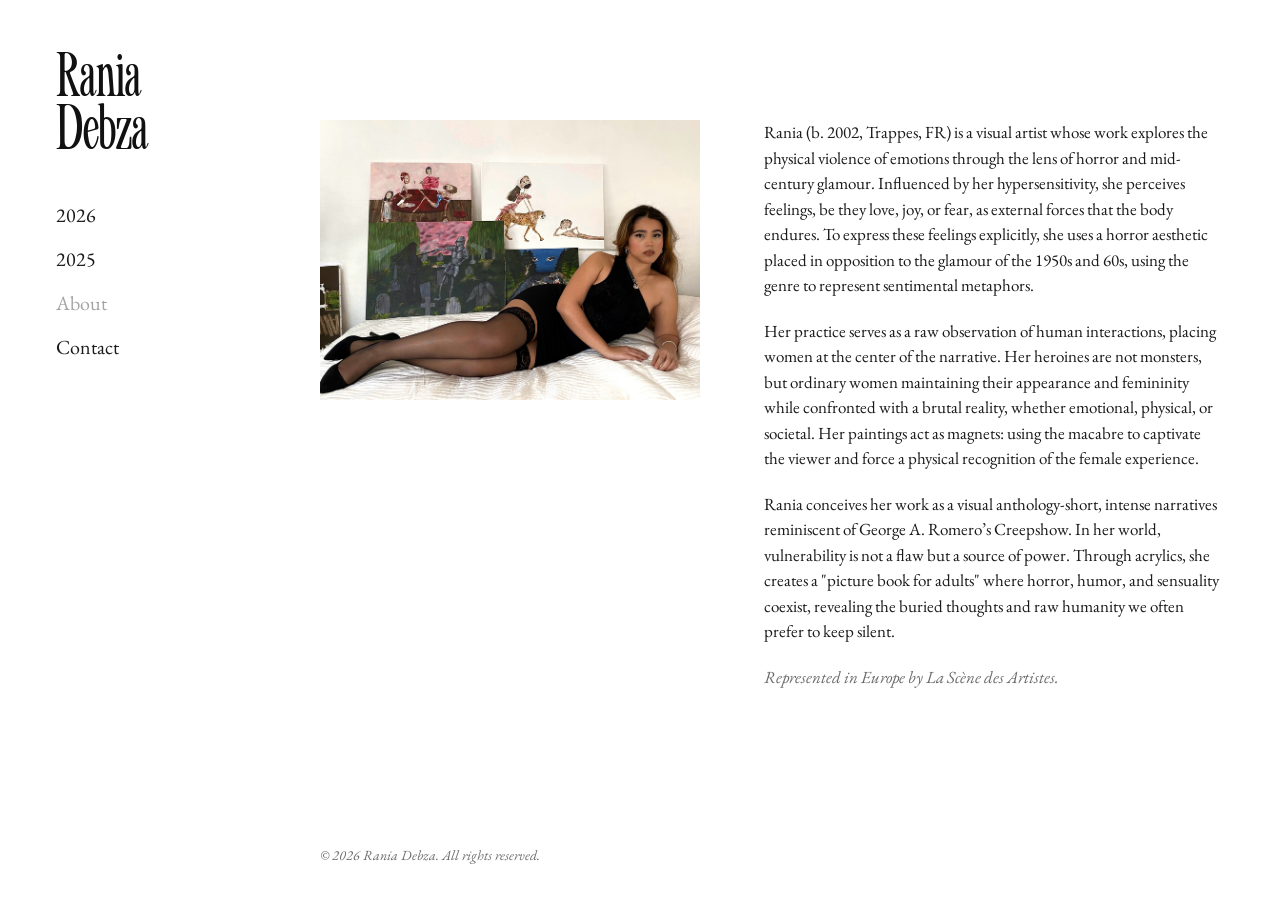
<file: about.html>
<!DOCTYPE html>
<html lang="en">
<head>
    <meta charset="UTF-8">
    <meta name="viewport" content="width=device-width, initial-scale=1.0">
    <title>About | Rania</title>
    <link rel="preconnect" href="https://fonts.googleapis.com">
    <link rel="preconnect" href="https://fonts.gstatic.com" crossorigin>
    <link href="https://fonts.googleapis.com/css2?family=EB+Garamond:ital,wght@0,400;1,400&display=swap" rel="stylesheet">
    <link rel="preload" href="fonts/trovical-regular.woff2" as="font" type="font/woff2" crossorigin>
    <link rel="stylesheet" href="style.css">
    <script src="script.js"></script>
</head>
<body>

    <header class="sidebar">
        <a class="logo" href="index.html"><span>Rania</span> <span>Debza</span></a>
        <nav class="nav" aria-label="Main">
            <ul>
                <li><a href="works.html#2026" data-year="2026">2026</a></li>
                <li><a href="works.html#2025" data-year="2025">2025</a></li>
                <li><a href="about.html" aria-current="page">About</a></li>
                <li><a href="contact.html">Contact</a></li>
            </ul>
        </nav>
    </header>

    <main class="main about">
        <img class="about-image" src="images/artist_picture.jpg" alt="Rania" width="797" height="587">
        <section class="about-text">
            <p>
            Rania (b. 2002, Trappes, FR) is a visual artist whose work explores the physical violence of emotions through the lens of horror and mid-century glamour. Influenced by her hypersensitivity, she perceives feelings, be they love, joy, or fear, as external forces that the body endures. To express these feelings explicitly, she uses a horror aesthetic placed in opposition to the glamour of the 1950s and 60s, using the genre to represent sentimental metaphors.
            </p>
            <p>
            Her practice serves as a raw observation of human interactions, placing women at the center of the narrative. Her heroines are not monsters, but ordinary women maintaining their appearance and femininity while confronted with a brutal reality, whether emotional, physical, or societal. Her paintings act as magnets: using the macabre to captivate the viewer and force a physical recognition of the female experience.
            </p>
            <p>
            Rania conceives her work as a visual anthology-short, intense narratives reminiscent of George A. Romero’s Creepshow. In her world, vulnerability is not a flaw but a source of power. Through acrylics, she creates a "picture book for adults" where horror, humor, and sensuality coexist, revealing the buried thoughts and raw humanity we often prefer to keep silent.
            </p>
            <p class="representation">
                Represented in Europe by La Scène des Artistes.
            </p>
        </section>
    </main>

    <footer class="copyright">
        <p>&copy; 2026 Rania Debza. All rights reserved.</p>
    </footer>

</body>
</html>
</file>
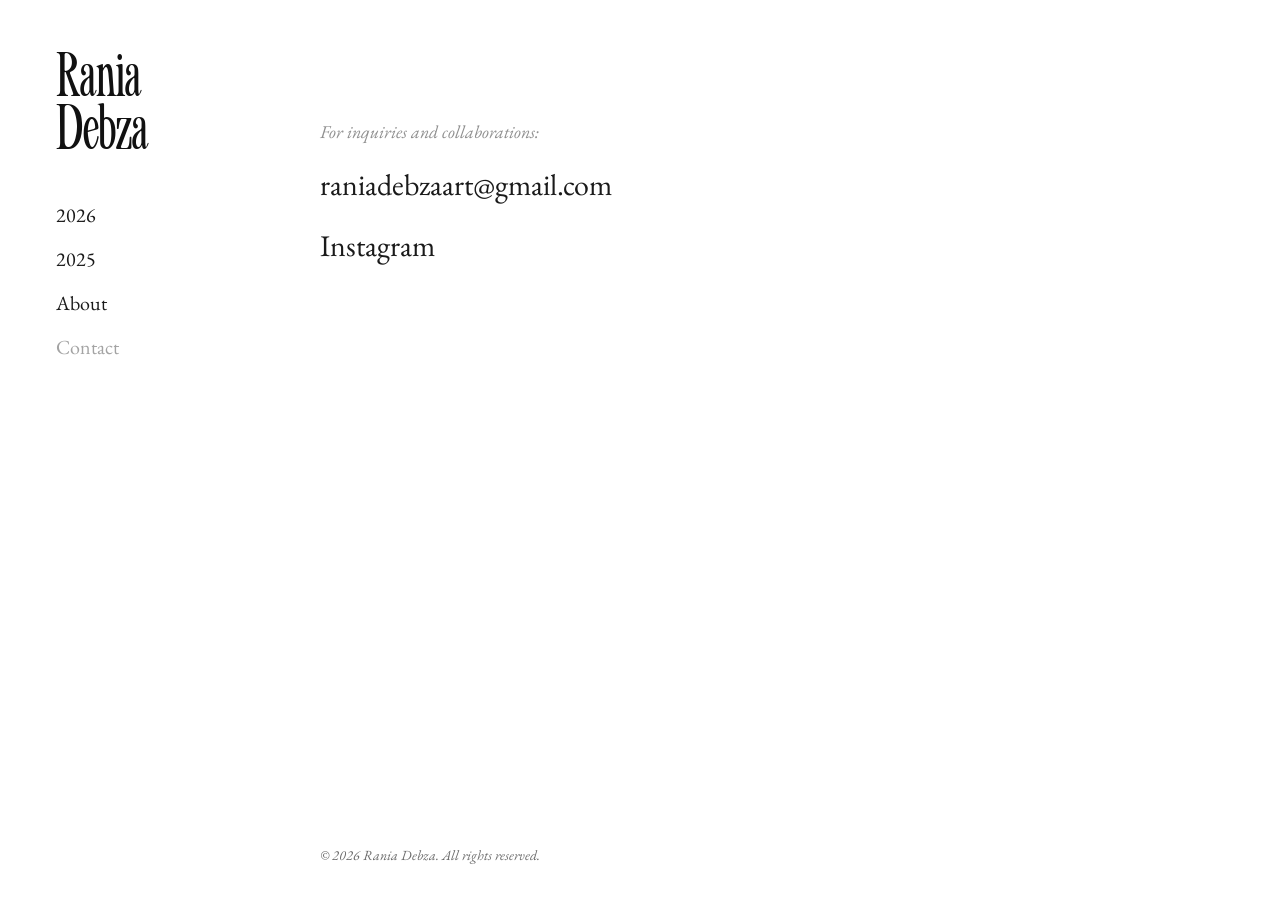
<file: contact.html>
<!DOCTYPE html>
<html lang="en">
<head>
    <meta charset="UTF-8">
    <meta name="viewport" content="width=device-width, initial-scale=1.0">
    <title>Contact | Rania Debza</title>
    <link rel="preconnect" href="https://fonts.googleapis.com">
    <link rel="preconnect" href="https://fonts.gstatic.com" crossorigin>
    <link href="https://fonts.googleapis.com/css2?family=EB+Garamond:ital,wght@0,400;1,400&display=swap" rel="stylesheet">
    <link rel="preload" href="fonts/trovical-regular.woff2" as="font" type="font/woff2" crossorigin>
    <link rel="stylesheet" href="style.css">
    <script src="script.js"></script>
</head>
<body>

    <header class="sidebar">
        <a class="logo" href="index.html"><span>Rania</span> <span>Debza</span></a>
        <nav class="nav" aria-label="Main">
            <ul>
                <li><a href="works.html#2026" data-year="2026">2026</a></li>
                <li><a href="works.html#2025" data-year="2025">2025</a></li>
                <li><a href="about.html">About</a></li>
                <li><a href="contact.html" aria-current="page">Contact</a></li>
            </ul>
        </nav>
    </header>

    <main class="main contact">
        <p class="contact-intro">For inquiries and collaborations:</p>
        <a class="contact-link" href="mailto:raniadebzaart@gmail.com">raniadebzaart@gmail.com</a>
        <a class="contact-link" href="https://www.instagram.com/appleinthesouth" target="_blank" rel="noopener">Instagram</a>
    </main>

    <footer class="copyright">
        <p>&copy; 2026 Rania Debza. All rights reserved.</p>
    </footer>

</body>
</html>
</file>
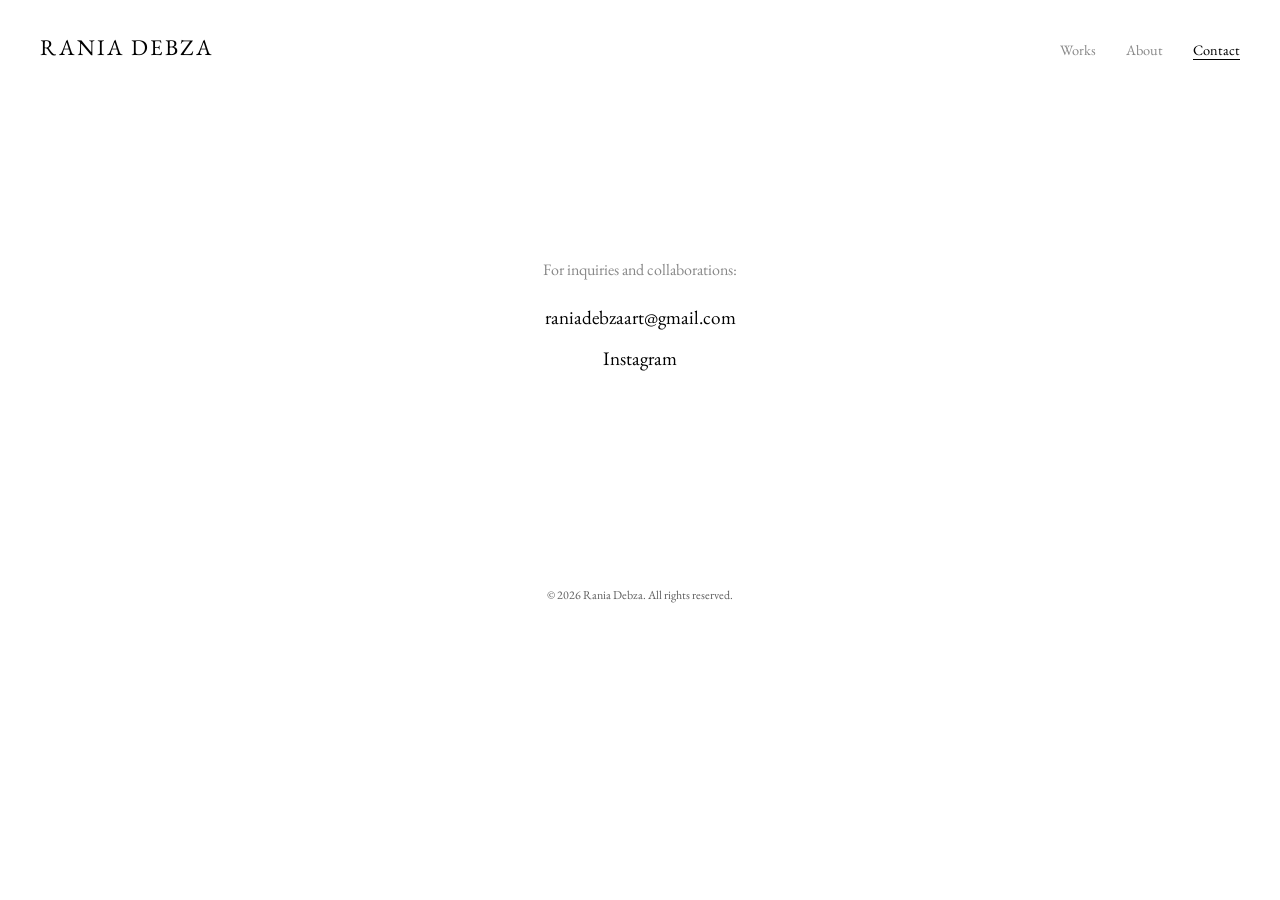
<file: Raniadebza/contact.html>
<!DOCTYPE html>
<html lang="fr">
<head>
    <meta charset="UTF-8">
    <meta name="viewport" content="width=device-width, initial-scale=1.0">
    <title>Contact | Rania Debza</title>
    <link href="https://fonts.googleapis.com/css2?family=EB+Garamond:ital,wght@0,400;1,400&display=swap" rel="stylesheet">
    <link rel="stylesheet" href="style.css">
</head>
<body>

    <header>
        <div class="logo">
            <a href="index.html">Rania Debza</a>
        </div>
        <nav>
            <ul>
                <li><a href="index.html">Works</a></li>
                <li><a href="about.html">About</a></li>
                <li><a href="contact.html" class="active">Contact</a></li>
            </ul>
        </nav>
    </header>

    <main class="contact-container">
        <div class="contact-content">
            <p>For inquiries and collaborations:</p>
            
            <a href="mailto:raniadebzaart@gmail.com" class="contact-link">raniadebzaart@gmail.com</a>
            
            <a href="https://www.instagram.com/appleinthesouth" target="_blank" class="contact-link">Instagram</a>
        </div>
    </main>

<footer>
        <p>&copy; 2026 Rania Debza. All rights reserved.</p>
    </footer>
</body>
</html>
</file>
<file: style.css>
/* ==========================================================================
   Rania Debza — feuille de style
   Mise en page : logo et menu à gauche, contenu à droite, fond blanc.
   Les seules couleurs du site sont celles des œuvres.
   ========================================================================== */

/* 1. Police du logo ------------------------------------------------------- */

@font-face {
    font-family: "Trovical Web";
    src: url("fonts/trovical-regular.woff2") format("woff2");
    font-weight: 400;
    font-style: normal;
    font-display: block;
}

/* 2. Réglages ------------------------------------------------------------- */

:root {
    --ink: #1a1a1a;        /* texte, liens */
    --ink-logo: #111111;   /* logo */
    --ink-soft: #2b2b2b;   /* titres des œuvres */
    --muted: #6b6b6b;      /* survol, copyright */
    --faint: #8f8f8f;      /* détails, compteur */
    --active: #a3a3a3;     /* page active dans le menu */

    --arrow: rgb(143 143 143 / 0.55);
    --arrow-hover: rgb(107 107 107 / 0.7);
    --arrow-end: rgb(143 143 143 / 0.2);

    --ease-out: cubic-bezier(0.23, 1, 0.32, 1);
    --ease-in-out: cubic-bezier(0.77, 0, 0.175, 1);

    --gap: 64px;
    --vh: 100vh;

    /* Marge au-dessus du contenu : 120px, réduite jusqu'à la hauteur du logo
       (52px) sur les écrans bas pour laisser la place aux toiles. */
    --main-top: clamp(52px, calc(var(--vh) - 730px), 120px);

    /* Hauteur des toiles : la plus grande possible en gardant à l'écran
       la légende, le compteur et le copyright (169px au total), et en laissant
       dépasser la toile suivante à droite (limite liée à la largeur). */
    --art-h: clamp(320px, min(calc(var(--vh) - var(--main-top) - 169px), calc((100vw - 560px) * 0.68)), 760px);

    /* Accueil : même principe, sans compteur (145px sous l'image). */
    --home-h: clamp(340px, calc(var(--vh) - var(--main-top) - 145px), 800px);
}

@supports (height: 100dvh) {
    :root {
        --vh: 100dvh;
    }
}

/* 3. Base ----------------------------------------------------------------- */

*,
*::before,
*::after {
    box-sizing: border-box;
}

html {
    -webkit-text-size-adjust: 100%;
    text-size-adjust: 100%;
}

body {
    margin: 0;
    min-height: 100vh;
    min-height: 100dvh;
    display: grid;
    grid-template-columns: 300px minmax(0, 1fr);
    grid-template-rows: 1fr auto;
    background: #ffffff;
    color: var(--ink);
    font-family: "EB Garamond", Georgia, "Times New Roman", serif;
    font-size: 17px;
    line-height: 1.3;
    -webkit-font-smoothing: antialiased;
    -moz-osx-font-smoothing: grayscale;
}

p,
ul,
figure {
    margin: 0;
}

ul {
    padding: 0;
    list-style: none;
}

img {
    display: block;
    max-width: 100%;
}

a {
    color: inherit;
    text-decoration: none;
}

button {
    font: inherit;
    color: inherit;
    -webkit-tap-highlight-color: transparent;
    touch-action: manipulation;
}

a {
    -webkit-tap-highlight-color: transparent;
}

:focus-visible {
    outline: 2px solid var(--ink);
    outline-offset: 4px;
}

/* 4. Barre latérale : logo + menu ------------------------------------------ */

.sidebar {
    grid-column: 1;
    grid-row: 1 / 3;
    align-self: start;
    position: sticky;
    top: 0;
    display: flex;
    flex-direction: column;
    align-items: flex-start;
    gap: 52px;
    padding: 52px 0 52px 56px;
}

.logo {
    display: block;
    font-family: "Trovical Web", "EB Garamond", Georgia, serif;
    font-size: 60px;
    line-height: 53px;
    font-weight: 400;
    color: var(--ink-logo);
    /* Calage sur la maquette : haut du « R » à 52px du bord,
       bas de « Debza » à 52px du menu. */
    margin: 2px 0 -10px;
}

.logo span {
    display: block;
}

.nav ul {
    display: flex;
    flex-direction: column;
    align-items: flex-start;
    gap: 18px;
}

.nav a {
    display: block;
    font-size: 20px;
    line-height: 26px;
    color: var(--ink);
    transition: color 150ms ease;
}

.nav a[aria-current="page"] {
    color: var(--active);
}

/* 5. Zone principale et copyright ------------------------------------------ */

.main {
    grid-column: 2;
    grid-row: 1;
    min-width: 0;
    padding: var(--main-top) 56px 0 20px;
}

.copyright {
    grid-column: 2;
    grid-row: 2;
    padding: 32px 56px 36px 20px;
    font-size: 14px;
    font-style: italic;
    color: var(--muted);
}

/* 6. Légendes ------------------------------------------------------------- */

.caption {
    margin-top: 14px;
    /* La légende ne doit jamais élargir la toile : elle revient à la ligne */
    width: 0;
    min-width: 100%;
    font-style: italic;
}

.caption .title {
    font-size: 18px;
    color: var(--ink-soft);
}

.caption .details {
    margin-top: 2px;
    font-size: 15px;
    color: var(--faint);
}

.counter {
    font-size: 15px;
    letter-spacing: 2px;
    color: var(--faint);
}

/* 7. Accueil -------------------------------------------------------------- */

.home-figure {
    display: flex;
    flex-direction: column;
    align-items: flex-start;
    width: fit-content;
    max-width: 100%;
}

.home-image {
    width: auto;
    height: auto;
    max-height: var(--home-h);
}

/* 8. Works : carrousel ---------------------------------------------------- */

.js .year {
    display: none;
}

.js .year.is-active {
    display: block;
}

html:not(.js) .year + .year {
    margin-top: 72px;
}

html:not(.js) .arrow,
html:not(.js) .counter {
    display: none;
}

.carousel {
    position: relative;
}

.track {
    position: relative;
    display: flex;
    gap: var(--gap);
    overflow-x: auto;
    overflow-y: hidden;
    scroll-snap-type: x mandatory;
    overscroll-behavior-x: contain;
    scrollbar-width: none;
    -ms-overflow-style: none;
}

.track::-webkit-scrollbar {
    display: none;
}

/* Espace de fin calculé par script.js : la dernière toile peut ainsi
   s'aligner sur le bord gauche comme les autres. */
.track::after {
    content: "";
    flex: 0 0 var(--tail, 0px);
}

.artwork {
    flex: none;
    scroll-snap-align: start;
}

.artwork figure {
    display: flex;
    flex-direction: column;
}

.artwork-open {
    display: block;
    padding: 0;
    border: 0;
    background: none;
    cursor: zoom-in;
}

.artwork-open img {
    height: var(--art-h);
    width: auto;
    max-width: none;
}

.artwork-open:focus-visible {
    outline: 3px solid var(--ink);
    outline-offset: -3px;
}

.artwork-open:focus-visible img {
    outline: 2px solid #ffffff;
    outline-offset: -5px;
}

.carousel + .counter {
    margin-top: 4px;
    text-align: right;
}

/* Flèches (carrousel et vue agrandie) */

.arrow {
    display: grid;
    place-items: center;
    width: 56px;
    height: 76px;
    padding: 0;
    border: 0;
    background: var(--arrow);
    color: #ffffff;
    cursor: pointer;
    transition: transform 160ms var(--ease-out), background-color 150ms ease;
}

.arrow svg {
    width: 34px;
    height: 34px;
    fill: none;
    stroke: currentColor;
    stroke-width: 2;
    stroke-linecap: round;
    stroke-linejoin: round;
}

.arrow:active {
    background: var(--arrow-hover);
    transform: scale(0.97);
}

.arrow[aria-disabled="true"] {
    background: var(--arrow-end);
    cursor: default;
    transform: none;
}

.arrow:focus-visible {
    outline-offset: 2px;
}

.carousel .arrow {
    position: absolute;
    z-index: 1; /* au-dessus des toiles */
    top: calc(var(--art-h) / 2 - 38px);
}

.carousel .arrow-prev {
    left: 0;
}

.carousel .arrow-next {
    right: 0;
}

[hidden] {
    display: none !important;
}

/* 9. Vue agrandie --------------------------------------------------------- */

.lightbox {
    position: fixed;
    inset: 0;
    width: 100%;
    height: 100%;
    max-width: 100%;
    max-height: 100%;
    margin: 0;
    padding: 36px 56px;
    border: 0;
    background: #ffffff;
    color: var(--ink);
    opacity: 0;
    overflow: hidden;
}

.lightbox[open] {
    display: grid;
    grid-template-rows: 44px minmax(0, 1fr) auto;
}

.lightbox::backdrop {
    background: transparent;
}

.lightbox-close {
    justify-self: end;
    height: 44px;
    padding: 0;
    border: 0;
    background: none;
    font-size: 20px;
    line-height: 26px;
    color: var(--ink);
    cursor: pointer;
    transition: color 150ms ease;
}

.lightbox-stage {
    display: grid;
    grid-template-columns: 56px minmax(0, 1fr) 56px;
    align-items: center;
    min-height: 0;
}

/* Colonnes fixées : la toile reste au centre même quand les flèches
   sont masquées (année avec une seule œuvre). */
.lightbox-stage .arrow-prev {
    grid-column: 1;
    grid-row: 1;
}

.lightbox-stage .arrow-next {
    grid-column: 3;
    grid-row: 1;
}

.lightbox-frame {
    grid-column: 2;
    grid-row: 1;
    position: relative;
    align-self: stretch;
    min-width: 0;
    min-height: 0;
}

.lightbox-image {
    position: absolute;
    top: 29px;
    left: 24px;
    width: calc(100% - 48px);
    height: calc(100% - 58px);
    max-width: none;
    object-fit: contain;
    transform: scale(0.96);
}

.lightbox-caption {
    display: flex;
    flex-direction: column;
    align-items: center;
    gap: 2px;
    padding-top: 18px;
    text-align: center;
    font-style: italic;
}

.lightbox-caption .title {
    font-size: 19px;
    color: var(--ink-soft);
}

.lightbox-caption .details {
    font-size: 15px;
    color: var(--faint);
}

.lightbox-caption .counter {
    font-style: normal;
}

/* Ouverture 250ms, fermeture 180ms : la sortie est plus rapide que l'entrée */
.lightbox.is-open {
    opacity: 1;
    transition: opacity 250ms var(--ease-out);
}

.lightbox.is-open .lightbox-image {
    transform: none;
    transition: transform 250ms var(--ease-out);
}

.lightbox.is-closing {
    opacity: 0;
    transition: opacity 180ms var(--ease-out);
}

.lightbox.is-closing .lightbox-image {
    transform: scale(0.96);
    transition: transform 180ms var(--ease-out);
}

/* Action clavier : aucun mouvement */
.lightbox.is-instant,
.lightbox.is-instant .lightbox-image {
    transition: none;
}

/* Écrans bas : marges resserrées pour que la vue agrandie reste
   plus grande que la toile du carrousel. */
@media (min-width: 900px) and (max-height: 859px) {
    .lightbox {
        padding-top: 12px;
        padding-bottom: 12px;
    }

    .lightbox-image {
        top: 4px;
        height: calc(100% - 8px);
    }
}

/* 10. About --------------------------------------------------------------- */

.about {
    display: flex;
    align-items: flex-start;
    gap: var(--gap);
}

.about-image {
    flex: none;
    width: 380px;
    height: auto;
}

.about-text {
    flex: 1 1 0;
    min-width: 0;
    max-width: 620px;
    line-height: 1.5;
}

.about-text p + p {
    margin-top: 20px;
}

.about-text .representation {
    font-style: italic;
    color: var(--muted);
}

/* 11. Contact ------------------------------------------------------------- */

.contact {
    display: flex;
    flex-direction: column;
    align-items: flex-start;
    gap: 22px;
}

.contact-intro {
    font-size: 18px;
    font-style: italic;
    color: var(--faint);
}

.contact-link {
    font-size: 30px;
    color: var(--ink);
    transition: color 150ms ease;
}

/* 12. Survol : uniquement avec une souris --------------------------------- */

@media (hover: hover) and (pointer: fine) {
    .nav a:not([aria-current="page"]):hover,
    .contact-link:hover,
    .lightbox-close:hover {
        color: var(--muted);
    }

    .arrow:not([aria-disabled="true"]):hover {
        background: var(--arrow-hover);
    }
}

/* 13. Animations ---------------------------------------------------------- */

@keyframes fade-in {
    from {
        opacity: 0;
    }
}

@keyframes rise-in {
    from {
        opacity: 0;
        transform: translateY(8px);
    }
}

/* Premier chargement (une fois par visite) : logo et menu ensemble,
   puis la première image, puis les suivantes. Le texte ne s'anime pas. */
.intro .sidebar {
    animation: fade-in 500ms var(--ease-out) both;
}

.intro .home-image,
.intro .about-image,
.intro .artwork:first-child .artwork-open {
    animation: fade-in 500ms var(--ease-out) 110ms both;
}

.intro .artwork:not(:first-child) .artwork-open,
.intro .carousel .arrow {
    animation: fade-in 500ms var(--ease-out) 190ms both;
}

/* Changement d'année : l'ancienne série s'efface (150ms),
   la nouvelle arrive toile après toile (250ms, décalage 0 / 50 / 90ms). */
.year.is-leaving {
    opacity: 0;
    transition: opacity 150ms var(--ease-out);
}

.year.is-entering .artwork-open {
    animation: rise-in 250ms var(--ease-out) both;
}

.year.is-entering .artwork:nth-child(2) .artwork-open {
    animation-delay: 50ms;
}

.year.is-entering .artwork:nth-child(n + 3) .artwork-open {
    animation-delay: 90ms;
}

.year.is-entering .arrow {
    animation: fade-in 250ms var(--ease-out) both;
}

/* Mouvement réduit : les déplacements deviennent de simples fondus */
@media (prefers-reduced-motion: reduce) {
    .intro .sidebar,
    .intro .home-image,
    .intro .about-image,
    .intro .artwork .artwork-open,
    .intro .carousel .arrow,
    .year.is-entering .artwork-open,
    .year.is-entering .arrow {
        animation-name: fade-in;
        animation-duration: 200ms;
        animation-timing-function: ease;
    }

    .year.is-leaving {
        transition: opacity 200ms ease;
    }

    .arrow,
    .arrow:active {
        transform: none;
        transition: background-color 150ms ease;
    }

    .lightbox .lightbox-image,
    .lightbox.is-open .lightbox-image,
    .lightbox.is-closing .lightbox-image {
        transform: none;
        transition: none;
    }

    .lightbox.is-open,
    .lightbox.is-closing {
        transition: opacity 200ms ease;
    }

    .lightbox.is-instant {
        transition: none;
    }
}

/* 14. Petits écrans (moins de 900px) -------------------------------------- */

@media (max-width: 899px) {
    :root {
        --art-h: min(58vw, 420px);
        --gap: 16px;
    }

    body {
        display: flex;
        flex-direction: column;
    }

    .sidebar {
        position: static;
        align-self: stretch;
        gap: 20px;
        padding: 28px 20px 0;
    }

    .logo {
        font-size: 38px;
        line-height: 1;
        margin: 0;
    }

    .logo span {
        display: inline;
    }

    .nav ul {
        flex-direction: row;
        flex-wrap: wrap;
        gap: 0 28px;
    }

    .nav a {
        display: flex;
        align-items: center;
        min-height: 44px;
    }

    .main {
        flex: 1 0 auto;
        padding: 20px 20px 0;
    }

    .copyright {
        padding: 40px 20px 24px;
        font-size: 13px;
    }

    .home-image {
        max-height: none;
    }

    /* Carrousel au doigt : pas de flèches, la toile suivante dépasse à droite */
    .track {
        margin-right: -20px;
    }

    .carousel .arrow {
        display: none;
    }

    .caption {
        margin-top: 12px;
    }

    .about {
        flex-direction: column;
        gap: 28px;
    }

    .about-image {
        width: 100%;
        max-width: 380px;
    }

    .about-text {
        flex: none;
        max-width: none;
    }

    .contact-link {
        font-size: 24px;
        overflow-wrap: anywhere;
    }

    .lightbox {
        padding: 12px 20px 24px;
    }

    .lightbox-stage {
        position: relative;
        display: block;
    }

    .lightbox-frame {
        height: 100%;
    }

    .lightbox-image {
        top: 12px;
        left: 0;
        width: 100%;
        height: calc(100% - 24px);
    }

    .lightbox .arrow {
        position: absolute;
        top: 50%;
        z-index: 1;
        width: 44px;
        height: 60px;
        margin-top: -30px;
    }

    .lightbox .arrow-prev {
        left: 0;
    }

    .lightbox .arrow-next {
        right: 0;
    }
}
</file>
<file: Raniadebza/style.css>
/* 1. Reset et base */
* {
    margin: 0;
    padding: 0;
    box-sizing: border-box;
}

body {
    background-color: #ffffff;
    font-family: 'EB Garamond', serif; /* Police classique et élégante */
    color: #1a1a1a;
    line-height: 1.6;
    padding: 30px 20px; /* Marges pour éviter que le contenu touche les bords sur mobile */
}

/* 2. Header & Navigation */
header {
    display: flex;
    justify-content: space-between;
    align-items: baseline;
    max-width: 1200px; /* Aligne le header sur la largeur du site */
    margin: 0 auto 30px auto; /* Centre le header et crée un grand espace avec les oeuvres */
}

.logo a {
    font-size: 1.4rem;
    text-decoration: none;
    color: black;
    letter-spacing: 2px;
    text-transform: uppercase;
}

nav ul {
    display: flex;
    list-style: none;
    gap: 30px;
}

nav a {
    text-decoration: none;
    color: #888;
    font-size: 0.9rem;
    transition: color 0.3s;
}

nav a:hover {
    color: #000;
}

/* 3. La Galerie (Structure centrée) */
.gallery {
    display: flex;
    flex-direction: column; /* Aligne les œuvres verticalement */
    align-items: center;    /* Centre chaque bloc horizontalement */
    gap: 120px;             /* Grand espace "respirable" entre les œuvres */
    width: 100%;
    margin-bottom: 100px;
}

/* 4. Chaque bloc d'œuvre */
.artwork {
    width: 100%;
    max-width: 850px;       /* Largeur maximale de tes photos */
    text-align: center;     /* Centre la légende sous l'image */
}

.artwork img {
    width: 100%;            /* L'image s'adapte à la largeur du bloc */
    height: auto;
    display: block;
    margin: 0 auto 20px auto; /* Centre l'image et l'espace de la légende */
    /* Optionnel : petite ombre très légère ou bordure */
    /* box-shadow: 0 4px 15px rgba(0,0,0,0.05); */
}

/* 5. Légendes (Captions) */
.caption {
    font-size: 0.9rem;
}

.title {
    font-style: italic;
    margin-bottom: 4px;
}

.details {
    color: #888;
    font-size: 0.85rem;
}

/* 6. Adaptation Mobile */
@media (max-width: 768px) {
    header {
        flex-direction: column;
        align-items: center;
        gap: 30px;
        margin-bottom: 60px;
    }

    body {
        padding: 40px 15px;
    }

    .gallery {
        gap: 80px;
    }
}

.about-image img {
   /* width: 350px;  /* Change cette valeur en pixels pour agrandir ou rétrécir */
    /* OU */
    width: 80%;    /* L'image prendra 30% de la largeur de la page */
    
    height: auto;  /* Garde les proportions */
    display: block;
}

/* Style spécifique pour la page About */
.about-container {
    display: flex;
    justify-content: center;
    padding-top: 50px;
}

.about-text {
    max-width: 650px; /* On réduit la largeur pour que ce soit plus lisible */
    line-height: 1.8;
    text-align: justify; /* Optionnel : pour un look livre/édition */
}

.about-text p {
    margin-bottom: 25px; /* Espace entre les paragraphes */
    font-size: 1.1rem;
}

/* Petit détail pour montrer quelle page est active */
nav a.active {
    color: #000;
    border-bottom: 1px solid #000;
}

/* Style spécifique pour la page Contact */
.contact-container {
    display: flex;
    justify-content: center;
    align-items: center;
    height: 50vh; /* Centre le contenu verticalement dans la page */
    text-align: center;
}

.contact-content p {
    margin-bottom: 20px;
    color: #888;
    font-size: 1rem;
}

.contact-link {
    display: block; /* Met les liens l'un sous l'autre */
    text-decoration: none;
    color: #000;
    font-size: 1.2rem;
    margin-bottom: 10px;
    transition: opacity 0.3s;
}

.contact-link:hover {
    opacity: 0.5; /* Petit effet de fondu au survol très chic */
}

/* Navigation des années */
.years-nav {
    display: flex;
    justify-content: center;
    gap: 20px;
    margin-bottom: 40px;
}

.year-btn {
    background: none;
    border: none;
    font-family: 'EB Garamond', serif;
    font-size: 1.1rem;
    cursor: pointer;
    color: #aaa;
    transition: 0.3s;
}

.year-btn.active {
    color: #000;
    text-decoration: underline;
}

/* Gestion des sections */
.year-section {
    display: none; /* Cache les années par défaut */
    opacity: 0;
    transition: opacity 0.5s ease-in-out;
}

.year-section.active {
    display: block;
    opacity: 1;
}

.carousel-container {
    display: flex;
    overflow-x: auto;
    scroll-snap-type: x mandatory; /* Force l'aimantation au centre */
    gap: 50px;
    
    /* On ajoute du padding sur les côtés pour permettre le centrage */
    padding: 0px 50vw; 
    
    scrollbar-width: none;
    -ms-overflow-style: none;
}

.carousel-container::-webkit-scrollbar {
    display: none;
}

.artwork {
    flex: 0 0 auto;
    scroll-snap-align: center;
    width: auto; /* La largeur s'adaptera selon le format de l'image */
}

.artwork img {
    height: 500px; /* <--- MODIFIE ICI (ex: 400px, 500px, 600px) */
    width: auto;   /* Garde le ratio de tes peintures sans les déformer */
    object-fit: contain;
    display: block;
    margin-bottom: 20px;
}

/* Style pour l'image unique de la page d'accueil */
.home-main {
    display: flex;
    justify-content: center;
    align-items: center;
    min-height: 60vh; /* Centre l'image verticalement dans l'espace restant */
}

.home-main img {
    width: 60%;       /* <--- MODIFIE CE % pour la largeur sur l'accueil */
    height: auto;     /* Laisse la hauteur se régler seule pour ne pas déformer */
    display: block;
}

footer {
    text-align: center; /* Centre le texte */
    font-size: 12px;    /* Taille plus petite */
    margin-top: 40px;   /* Ajoute un peu d'espace avec le texte du dessus */
    opacity: 0.7;       /* Optionnel : rend le texte un peu plus discret */
}
</file>
